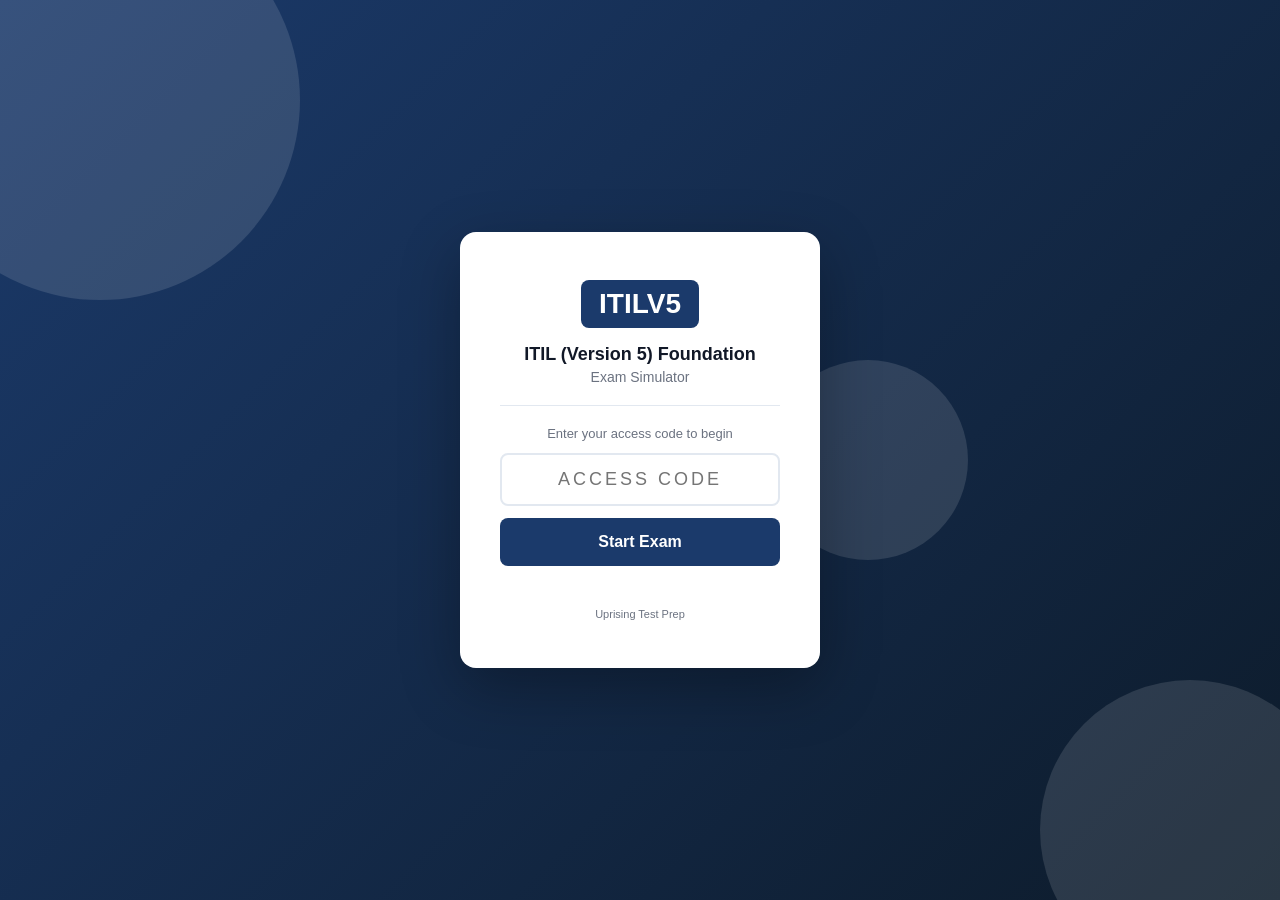
<file: index.html>
<!DOCTYPE html>
<html lang="en">
<head>
  <meta charset="UTF-8" />
  <meta name="viewport" content="width=device-width, initial-scale=1.0, viewport-fit=cover" />
  <meta name="apple-mobile-web-app-capable" content="yes" />
  <meta name="apple-mobile-web-app-status-bar-style" content="black-translucent" />
  <title>ITILV5 Exam Simulator</title>
  <link rel="stylesheet" href="style.css" />
</head>
<body>

<div id="access-gate">
  <div class="gate-bg-shapes">
    <div class="shape shape-1"></div>
    <div class="shape shape-2"></div>
    <div class="shape shape-3"></div>
  </div>
  <div class="gate-card">
    <div class="gate-logo">
      <div class="logo-badge">ITILV5</div>
    </div>
    <h1 class="gate-title">ITIL (Version 5) Foundation</h1>
    <p class="gate-subtitle">Exam Simulator</p>
    <div class="gate-divider"></div>
    <p class="gate-instruction">Enter your access code to begin</p>
    <input type="text" id="access-code-input" class="gate-input"
           placeholder="Access Code" autocomplete="off"
           maxlength="20" spellcheck="false" />
    <button id="access-btn" class="gate-btn">Start Exam</button>
    <p id="access-error" class="gate-error"></p>
    
    <p class="gate-hint">Uprising Test Prep</p>
  </div>
</div>

<div id="app" style="display:none">
  <header class="top-bar">
    <div class="bar-left">
      <span class="bar-logo">ITILV5</span>
      <span class="bar-title">Exam Simulator</span>
    </div>
    <div class="bar-right">
      <span class="bar-timer" id="timer-display">--:--</span>
      <button class="bar-btn" id="flag-btn">Flag</button>
      <button class="bar-btn bar-btn-primary" id="submit-btn">
        <span class="btn-full">Submit Exam</span>
        <span class="btn-short">Submit</span>
      </button>
    </div>
  </header>

  <div class="progress-strip">
    <div class="progress-bar" id="progress-bar"></div>
  </div>

  <main class="exam-main">
    <div class="question-panel">
      <div class="q-meta">
        <span id="q-counter"></span>
        
        <span id="q-domain" class="q-domain-tag"></span>
        <span id="q-flag-indicator" class="flag-chip" style="display:none">Flagged</span>
      </div>
      <!-- Shared text for a linked cluster (a clinical case, a reading
           passage). It sits ABOVE the stem, which is the one thing that
           legitimately precedes it, and repeats on every question in the
           cluster so nobody has to page backwards. -->
      <div id="q-cluster-wrap" class="cluster-wrap" style="display:none"></div>
      <p id="question-text" class="q-text"></p>
      <!-- The picture sits BELOW the question text so the simulator matches
           the printed book exactly: stem, then picture, then options. They
           used to disagree (book put the picture under the stem, simulator put
           it above), so no single wording could be true in both places, and
           184 of MLPAO's 185 image questions said "shown above" while the
           book printed the picture below the sentence. Write stems with
           neutral wording ("the strip shown", "the diagram shows") and this
           whole class of bug cannot come back. -->
      <div id="q-image-wrap" style="display:none; margin-bottom:14px;"></div>
      <div id="options-list" class="options-list"></div>
      <div id="explanation-box" class="explanation-box" style="display:none">
        <div class="explanation-label">Explanation</div>
        <p id="explanation-text" class="explanation-text"></p>
      </div>
    </div>
    <div class="nav-bar">
      <button class="nav-btn" id="prev-btn">&#8592; Prev</button>
      <button class="nav-btn nav-btn-map" id="map-btn">Question Map</button>
      <button class="nav-btn nav-btn-next" id="next-btn">Next &#8594;</button>
    </div>
  </main>
</div>

<!-- Question Map Modal -->
<div id="map-modal" style="display:none">
  <div class="map-backdrop" id="map-backdrop"></div>
  <div class="map-panel">
    <div class="map-header">
      <span class="map-title">Question Map</span>
      <button id="map-close" class="map-close-btn">&#x2715; Close</button>
    </div>
    <div class="map-legend">
      <span class="leg-item"><span class="leg-swatch leg-answered"></span>Answered</span>
      <span class="leg-item"><span class="leg-swatch leg-flagged"></span>Flagged</span>
      <span class="leg-item"><span class="leg-swatch leg-unanswered"></span>Unanswered</span>
    </div>
    <div id="q-grid" class="q-grid"></div>
  </div>
</div>

<div id="results-screen" style="display:none">
  <div class="results-card">
    <div class="res-header">
      <div class="res-badge">ITILV5</div>
      <h2 id="res-status" class="res-status"></h2>
      <p id="res-score" class="res-score"></p>
    </div>
    <div id="res-domains" class="res-domains"></div>
    
    <button id="res-review-btn" class="res-btn">Review Answers</button>
    <button id="res-restart-btn" class="res-btn res-btn-secondary">Restart</button>
  </div>
</div>

<script src="questions.js"></script>
<script src="app.js"></script>
</body>
</html>
</file>
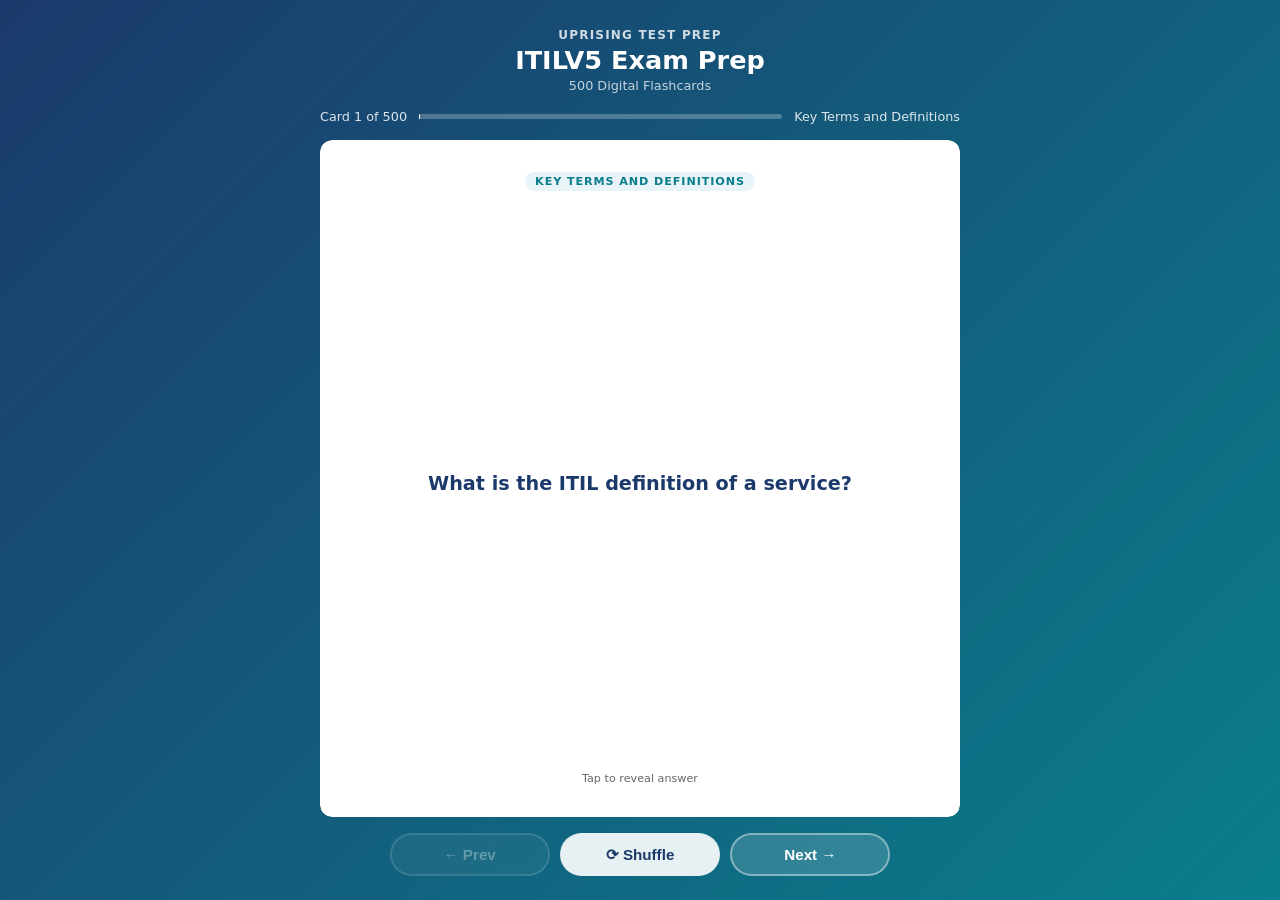
<file: flashcards/index.html>
<!DOCTYPE html>
<html lang="en">
<head>
  <meta charset="UTF-8">
  <meta name="viewport" content="width=device-width, initial-scale=1.0">
  <title>ITILV5 Exam Prep: Flashcards</title>
  <style>
    :root {
      --blue:   #1B3A6B;
      --teal:   #0A7E8C;
      --ltblue: #E8F4F8;
      --white:  #FFFFFF;
      --text:   #1A1A1A;
      --muted:  #666;
      --radius: 12px;
    }
    * { box-sizing: border-box; margin: 0; padding: 0; }
    html, body { height: 100%; }
    body {
      font-family: 'Segoe UI', system-ui, sans-serif;
      background: linear-gradient(135deg, var(--blue) 0%, var(--teal) 100%);
      /* Pinned, not min-height: the page must never grow, or the controls
         get pushed below the fold on iOS where 100dvh and height:100%
         disagree. The height:100% rule above is the pre-dvh fallback. */
      height: 100dvh;
      max-height: 100dvh;
      overflow: hidden;
      display: flex;
      flex-direction: column;
      align-items: center;
      padding: 1.25rem 1rem 1rem;
      gap: 0.75rem;
      overflow-x: hidden;
    }
    header { text-align: center; color: #fff; flex-shrink: 0; }
    header .brand { font-size: 0.75rem; font-weight: 700; letter-spacing: 0.1em; opacity: 0.8; text-transform: uppercase; }
    header h1 { font-size: 1.3rem; font-weight: 800; margin-top: 0.2rem; }
    header .subtitle { font-size: 0.8rem; opacity: 0.75; margin-top: 0.15rem; }
    #progress-info {
      display: flex; align-items: center; gap: 0.75rem;
      color: rgba(255,255,255,0.85); font-size: 0.8rem;
      flex-shrink: 0; width: 100%; max-width: 640px;
    }
    #progress-bar-track {
      flex: 1; background: rgba(255,255,255,0.25);
      border-radius: 4px; height: 5px;
    }
    #progress-bar-fill { height: 100%; background: #fff; border-radius: 4px; transition: width 0.3s; }
    .card-scene {
      width: 100%; max-width: 640px;
      perspective: 1200px;
      cursor: pointer;
      flex: 1; min-height: 0;
      display: flex; flex-direction: column;
    
      /* WebKit does not clip overflow inside a preserve-3d context, so the
         answer pane's own clip is dropped and a long answer paints over the
         Prev/Next row. This element only sets the perspective and is NOT
         itself in the 3D context, so its clip is honoured in every engine. */
      overflow: hidden;
      border-radius: var(--radius);
    }
    .card-inner {
      position: relative; width: 100%;
      flex: 1; min-height: 0;
      transition: transform 0.55s cubic-bezier(.4,0,.2,1);
      transform-style: preserve-3d;
    }
    .card-scene.flipped .card-inner { transform: rotateY(180deg); }
    .card-face {
      position: absolute; inset: 0;
      backface-visibility: hidden; -webkit-backface-visibility: hidden;
      border-radius: var(--radius);
      display: flex; flex-direction: column;
      padding: 1.5rem 1.75rem;
      box-shadow: 0 12px 40px rgba(0,0,0,0.2);
      overflow: hidden;
    
      /* Painting through a mask forces WebKit to allocate a real clipping
         layer for a 3D-transformed element, which is what makes the
         overflow:hidden and the rounded corners above actually apply. */
      -webkit-mask-image: -webkit-radial-gradient(#fff, #000);
              mask-image: radial-gradient(#fff, #000);
    }
    .card-front { background: var(--white); align-items: center; justify-content: center; }
    .card-back  { background: var(--ltblue); transform: rotateY(180deg); }
    .card-badge {
      font-size: 0.7rem; font-weight: 700; text-transform: uppercase;
      letter-spacing: 0.08em;
      background: var(--ltblue); color: var(--teal);
      padding: 0.2rem 0.65rem; border-radius: 20px;
      margin-bottom: 0.85rem; flex-shrink: 0;
    }
    .card-back .card-badge { background: rgba(10,126,140,0.12); }
    .card-front .q-text {
      font-size: 1.1rem; font-weight: 600; color: var(--blue); line-height: 1.55;
      text-align: center; overflow-y: auto; flex: 1;
      display: flex; align-items: center; justify-content: center;
      scrollbar-width: thin; scrollbar-color: rgba(27,58,107,0.3) transparent;
    }
    .card-back .a-label { font-size: 0.7rem; font-weight: 700; color: var(--teal); text-transform: uppercase; letter-spacing: 0.08em; margin-bottom: 0.4rem; flex-shrink: 0; }
    .card-back .a-text  {
      font-size: 0.975rem; color: var(--text); line-height: 1.65;
      overflow-y: auto; flex: 1; min-height: 0; padding-right: 4px;
      scrollbar-width: thin; scrollbar-color: rgba(10,126,140,0.4) transparent;
    
      -webkit-overflow-scrolling: touch;
      overscroll-behavior: contain;
    }
    .card-back .a-text::-webkit-scrollbar { width: 4px; }
    .card-back .a-text::-webkit-scrollbar-track { background: transparent; }
    .card-back .a-text::-webkit-scrollbar-thumb { background: rgba(10,126,140,0.4); border-radius: 4px; }
    .tap-hint { flex-shrink: 0; margin-top: 0.6rem; font-size: 0.7rem; color: var(--muted); text-align: center; }
    .card-back .tap-hint { color: var(--teal); opacity: 0.7; }
    .controls {
      display: flex; gap: 0.65rem; flex-wrap: nowrap;
      justify-content: center; flex-shrink: 0;
      width: 100%; max-width: 640px;
      padding-bottom: env(safe-area-inset-bottom, 0px);
    }
    .btn {
      padding: 0.6rem 1.2rem; border-radius: 50px;
      border: 2px solid rgba(255,255,255,0.4);
      background: rgba(255,255,255,0.15); color: #fff;
      font-weight: 700; font-size: 0.875rem; cursor: pointer;
      transition: all 0.2s; backdrop-filter: blur(4px);
      white-space: nowrap; flex: 1; max-width: 160px;
    }
    .btn:hover { background: rgba(255,255,255,0.3); border-color: rgba(255,255,255,0.7); }
    .btn:active { transform: scale(0.96); }
    .btn:disabled { opacity: 0.35; cursor: not-allowed; }
    .btn.btn-primary { background: rgba(255,255,255,0.9); color: var(--blue); border-color: transparent; }
    .btn.btn-primary:hover { background: #fff; }
    #loading { color: rgba(255,255,255,0.8); font-size: 1rem; text-align: center; padding: 3rem; flex: 1; }
    @media (min-width: 768px) {
      body { padding: 1.75rem 1.5rem 1.5rem; gap: 1rem; }
      header h1 { font-size: 1.6rem; }
      .card-face { padding: 2rem 2.5rem; }
      .card-front .q-text { font-size: 1.2rem; }
      .card-back .a-text { font-size: 1.05rem; }
      .btn { font-size: 0.95rem; padding: 0.65rem 1.4rem; }
    }
    @media (max-width: 380px) {
      body { padding: 0.75rem; gap: 0.5rem; }
      header .brand { font-size: 0.65rem; }
      header h1 { font-size: 1.1rem; }
      header .subtitle { display: none; }
      .card-face { padding: 1rem 1.1rem; }
      .card-front .q-text { font-size: 0.975rem; }
      .card-back .a-text { font-size: 0.875rem; }
      .btn { font-size: 0.8rem; padding: 0.5rem 0.75rem; }
    }
  </style>
</head>
<body>
<header>
  <div class="brand">Uprising Test Prep</div>
  <h1>ITILV5 Exam Prep</h1>
  <div class="subtitle">500 Digital Flashcards</div>
</header>
<div id="progress-info">
  <span id="card-counter">Card 1 of 500</span>
  <div id="progress-bar-track"><div id="progress-bar-fill" style="width:0%"></div></div>
  <span id="domain-label"></span>
</div>
<div id="loading">Loading flashcards...</div>
<div class="card-scene" id="card-scene" style="display:none" onclick="flipCard()">
  <div class="card-inner" id="card-inner">
    <div class="card-face card-front">
      <div class="card-badge" id="front-badge"></div>
      <div class="q-text" id="q-text"></div>
      <div class="tap-hint">Tap to reveal answer</div>
    </div>
    <div class="card-face card-back">
      <div class="card-badge" id="back-badge">Answer</div>
      <div class="a-label">Answer</div>
      <div class="a-text" id="a-text"></div>
      <div class="tap-hint">Tap to flip back</div>
    </div>
  </div>
</div>
<div class="controls" id="controls" style="display:none">
  <button class="btn" id="prev-btn" onclick="event.stopPropagation();move(-1)" disabled>&#8592; Prev</button>
  <button class="btn btn-primary" onclick="event.stopPropagation();shuffleCards()">&#10227; Shuffle</button>
  <button class="btn" id="next-btn" onclick="event.stopPropagation();move(1)">Next &#8594;</button>
</div>
<script>
const DOMAIN_LABELS = {
  key_terms_and_definitions: "Key Terms and Definitions",
  four_dimensions: "Four Dimensions",
  product_and_service_lifecycle: "Product and Service Lifecycle",
  service_value_system: "Service Value System",
  value_streams: "Value Streams",
  ai_and_other_frameworks: "AI and Other Frameworks",
};
let cards   = [];
let current = 0;
async function init() {
  try {
    const res = await fetch('flashcards.json');
    if (!res.ok) throw new Error('Network error');
    cards = await res.json();
    document.getElementById('loading').style.display    = 'none';
    document.getElementById('card-scene').style.display = 'flex';
    document.getElementById('controls').style.display   = 'flex';
    show();
  } catch (e) {
    document.getElementById('loading').textContent = 'Error loading flashcards. Please try refreshing.';
  }
}
function domainLabel(key) {
  return DOMAIN_LABELS[key] || key.replace(/_/g, ' ').replace(/\b\w/g, c => c.toUpperCase());
}
function show() {
  const c = cards[current];
  document.getElementById('card-scene').classList.remove('flipped');
  document.getElementById('a-text').scrollTop = 0;
  const label = domainLabel(c.domain || c.chapter || '');
  document.getElementById('q-text').textContent       = c.front;
  document.getElementById('a-text').textContent       = c.back;
  document.getElementById('front-badge').textContent  = label;
  document.getElementById('back-badge').textContent   = label;
  document.getElementById('card-counter').textContent = `Card ${current+1} of ${cards.length}`;
  document.getElementById('domain-label').textContent = label;
  document.getElementById('progress-bar-fill').style.width = `${((current+1)/cards.length*100).toFixed(1)}%`;
  document.getElementById('prev-btn').disabled = current === 0;
  document.getElementById('next-btn').disabled = current === cards.length - 1;
}
function flipCard() { document.getElementById('card-scene').classList.toggle('flipped'); }
function move(dir) {
  const next = current + dir;
  if (next < 0 || next >= cards.length) return;
  current = next; show();
}
function shuffleCards() {
  for (let i = cards.length - 1; i > 0; i--) {
    const j = Math.floor(Math.random() * (i+1));
    [cards[i], cards[j]] = [cards[j], cards[i]];
  }
  current = 0; show();
}
document.addEventListener('keydown', e => {
  if (e.key === 'ArrowRight' || e.key === 'ArrowDown') move(1);
  else if (e.key === 'ArrowLeft' || e.key === 'ArrowUp') move(-1);
  else if (e.key === ' ' || e.key === 'Enter') { e.preventDefault(); flipCard(); }
});
init();
</script>
</body>
</html>
</file>
<file: style.css>
/* ITILV5 Exam Simulator, Styles */
:root {
  --primary:   #1B3A6B;
  --pass:      #059669;
  --fail:      #DC2626;
  --bg:        #F3F4F8;
  --card:      #FFFFFF;
  --border:    #E2E8F0;
  --text:      #111827;
  --muted:     #6B7280;
  --radius:    10px;
}
*, *::before, *::after { box-sizing: border-box; margin: 0; padding: 0; }
body {
  font-family: -apple-system, BlinkMacSystemFont, "Segoe UI", sans-serif;
  background: var(--bg);
  color: var(--text);
  height: 100vh;
  height: 100dvh;
  overflow: hidden;
  -webkit-text-size-adjust: 100%;
}

/* ── Access Gate ─────────────────────────────────────────────────────────── */
#access-gate {
  display: flex;
  align-items: center;
  justify-content: center;
  height: 100vh;
  height: 100dvh;
  background: linear-gradient(135deg, var(--primary) 0%, #0d1b2a 100%);
  position: relative;
  overflow: hidden;
  padding: 20px;
  padding-top: max(20px, env(safe-area-inset-top));
  padding-bottom: max(20px, env(safe-area-inset-bottom));
}
.gate-bg-shapes { position: absolute; inset: 0; pointer-events: none; }
.shape { position: absolute; border-radius: 50%; opacity: .12; background: #fff; }
.shape-1 { width: 400px; height: 400px; top: -100px; left: -100px; }
.shape-2 { width: 300px; height: 300px; bottom: -80px; right: -60px; }
.shape-3 { width: 200px; height: 200px; top: 40%; left: 60%; }
.gate-card {
  background: #fff;
  border-radius: 16px;
  padding: 48px 40px;
  text-align: center;
  width: 100%;
  max-width: 360px;
  position: relative;
  z-index: 1;
  box-shadow: 0 20px 60px rgba(0,0,0,.3);
}
.logo-badge {
  display: inline-block;
  background: var(--primary);
  color: #fff;
  font-weight: 800;
  font-size: 28px;
  padding: 8px 18px;
  border-radius: 8px;
}
.gate-title { font-size: 18px; font-weight: 700; margin-top: 16px; color: var(--text); }
.gate-subtitle { color: var(--muted); font-size: 14px; margin-top: 4px; }
.gate-divider { height: 1px; background: var(--border); margin: 20px 0; }
.gate-instruction { font-size: 13px; color: var(--muted); margin-bottom: 12px; }
.gate-input {
  width: 100%;
  padding: 14px 16px;
  border: 2px solid var(--border);
  border-radius: 8px;
  font-size: 18px;
  text-align: center;
  text-transform: uppercase;
  letter-spacing: 3px;
  outline: none;
}
.gate-input:focus { border-color: var(--primary); }
.gate-btn {
  width: 100%;
  margin-top: 12px;
  padding: 15px;
  background: var(--primary);
  color: #fff;
  border: none;
  border-radius: 8px;
  font-size: 16px;
  font-weight: 600;
  cursor: pointer;
  -webkit-tap-highlight-color: transparent;
}
.gate-btn:hover { opacity: .9; }
.gate-error { color: var(--fail); font-size: 13px; margin-top: 8px; min-height: 18px; }
.gate-hint { color: var(--muted); font-size: 11px; margin-top: 16px; }
.gate-pool-note { color: var(--muted); opacity: .85; font-size: 12px; margin-top: 14px; line-height: 1.5; }
.mode-pool-note { color: var(--muted); opacity: .85; font-size: 12.5px; text-align: center; margin: 4px 0 16px; line-height: 1.5; }

/* ── App shell ───────────────────────────────────────────────────────────── */
#app {
  display: flex;
  flex-direction: column;
  height: 100vh;
  height: 100dvh;
  padding-top: env(safe-area-inset-top);
}
.top-bar {
  display: flex;
  justify-content: space-between;
  align-items: center;
  background: var(--primary);
  color: #fff;
  padding: 0 20px;
  padding-left: max(20px, env(safe-area-inset-left));
  padding-right: max(20px, env(safe-area-inset-right));
  height: 52px;
  flex-shrink: 0;
  gap: 8px;
}
.bar-left { display: flex; align-items: center; gap: 8px; min-width: 0; }
.bar-logo { font-weight: 800; font-size: 18px; flex-shrink: 0; }
.bar-title { font-size: 14px; opacity: .8; white-space: nowrap; overflow: hidden; text-overflow: ellipsis; }
.bar-right { display: flex; align-items: center; gap: 8px; flex-shrink: 0; }
.bar-timer {
  font-variant-numeric: tabular-nums;
  font-size: 16px;
  font-weight: 600;
  min-width: 68px;
  text-align: right;
}
.bar-btn {
  padding: 7px 13px;
  background: rgba(255,255,255,.15);
  border: 1px solid rgba(255,255,255,.3);
  color: #fff;
  border-radius: 6px;
  cursor: pointer;
  font-size: 13px;
  white-space: nowrap;
  -webkit-tap-highlight-color: transparent;
  touch-action: manipulation;
}
.bar-btn:hover { background: rgba(255,255,255,.25); }
.bar-btn-primary {
  background: #fff;
  color: var(--primary);
  border-color: #fff;
  font-weight: 600;
}
.bar-btn-primary:hover { background: #f0f0f0; }
.btn-short { display: none; }
.btn-full  { display: inline; }

.progress-strip { height: 4px; background: rgba(0,0,0,.1); flex-shrink: 0; }
.progress-bar   { height: 100%; background: #4ade80; transition: width .3s; }

/* ── Main exam area ──────────────────────────────────────────────────────── */
.exam-main {
  flex: 1;
  overflow: hidden;
  display: flex;
  flex-direction: column;
  padding: 16px 20px 0;
  padding-left: max(16px, env(safe-area-inset-left));
  padding-right: max(16px, env(safe-area-inset-right));
  min-height: 0;
}
.question-panel { flex: 1; overflow-y: auto; padding-bottom: 12px; -webkit-overflow-scrolling: touch; }
.q-meta {
  display: flex;
  align-items: center;
  gap: 8px;
  margin-bottom: 12px;
  font-size: 13px;
  color: var(--muted);
  flex-wrap: wrap;
}
.q-domain-tag {
  background: var(--primary);
  color: #fff;
  padding: 2px 8px;
  border-radius: 4px;
  font-size: 11px;
  font-weight: 600;
}
.q-pool-chip {
  background: #EEF2FF;
  background: color-mix(in srgb, var(--primary) 12%, #fff);
  color: var(--primary);
  border: 1px solid var(--primary);
  padding: 2px 8px;
  border-radius: 10px;
  font-size: 11px;
  font-weight: 700;
  cursor: help;
  white-space: nowrap;
}
.flag-chip {
  background: #FEF3C7;
  color: #92400E;
  padding: 2px 8px;
  border-radius: 4px;
  font-size: 11px;
  font-weight: 600;
}
.cluster-wrap {
  border-left: 4px solid var(--primary, #1B3A6B);
  background: #F2F6FC; border-radius: 8px;
  padding: 10px 14px; margin-bottom: 16px;
}
.cluster-label {
  font-size: 11px; font-weight: 700; letter-spacing: 0.06em;
  text-transform: uppercase; color: var(--primary, #1B3A6B); margin-bottom: 6px;
}
.cluster-body {
  max-height: 38vh; overflow-y: auto; font-size: 15px; line-height: 1.6;
  -webkit-overflow-scrolling: touch;
}
.cluster-body p + p { margin-top: 10px; }
@media (min-width: 1100px) { .cluster-body { max-height: 52vh; } }

.q-image {
  max-width: 100%;
  /* Cap the height too. With only max-width, a tall exhibit renders at full
     width and pushes the stem and every option below the fold, so the question
     looks like it has no answers until the candidate scrolls. Found on CNPLE. */
  max-height: 62vh;
  width: auto;
  height: auto;
  object-fit: contain;
  border-radius: 6px;
  border: 1px solid var(--border);
  display: block;
  margin-bottom: 14px;
}
.q-text { font-size: 16px; line-height: 1.65; margin-bottom: 20px; }
.options-list { display: flex; flex-direction: column; gap: 10px; }
.option {
  display: flex;
  align-items: flex-start;
  gap: 12px;
  padding: 15px 16px;
  background: var(--card);
  border: 2px solid var(--border);
  border-radius: var(--radius);
  cursor: pointer;
  transition: .15s;
  -webkit-tap-highlight-color: transparent;
  touch-action: manipulation;
  min-height: 52px;
}
.option:hover  { border-color: var(--primary); background: #F8FAFF; }
.option.selected  { border-color: var(--primary); background: #EEF3FF; }
.option.correct   { border-color: #059669; background: #ECFDF5; }
.option.incorrect { border-color: #DC2626; background: #FEF2F2; }
.explanation-box {
  margin-top: 20px;
  padding: 16px 18px;
  background: #F0F9FF;
  border-left: 4px solid #2563EB;
  border-radius: 6px;
}
.explanation-label {
  font-size: 11px;
  font-weight: 700;
  text-transform: uppercase;
  letter-spacing: .06em;
  color: #2563EB;
  margin-bottom: 8px;
}
.explanation-text { font-size: 14.5px; line-height: 1.7; color: #1e293b; margin: 0; }
.opt-letter { font-weight: 700; font-size: 15px; color: var(--primary); min-width: 22px; padding-top: 1px; flex-shrink: 0; }
.opt-text   { font-size: 15px; line-height: 1.5; }

/* ── Nav bar ─────────────────────────────────────────────────────────────── */
.nav-bar {
  display: flex;
  align-items: center;
  gap: 8px;
  padding: 10px 0;
  padding-bottom: max(14px, env(safe-area-inset-bottom));
  flex-shrink: 0;
}
.nav-btn {
  flex: 1;
  padding: 13px 8px;
  background: var(--card);
  border: 1px solid var(--border);
  border-radius: 8px;
  cursor: pointer;
  font-size: 15px;
  font-weight: 500;
  text-align: center;
  -webkit-tap-highlight-color: transparent;
  touch-action: manipulation;
  min-height: 48px;
}
.nav-btn:hover      { background: #f0f0f0; }
.nav-btn-map {
  background: var(--bg);
  border-color: var(--primary);
  color: var(--primary);
  font-weight: 600;
}
.nav-btn-map:hover { background: #EEF3FF; }
.nav-btn-next {
  background: var(--primary);
  color: #fff;
  border-color: var(--primary);
}
.nav-btn-next:hover { opacity: .9; }

/* ── Question Map Modal ──────────────────────────────────────────────────── */
#map-modal {
  position: fixed;
  inset: 0;
  z-index: 1000;
  display: flex;
  flex-direction: column;
  justify-content: flex-end;
}
.map-backdrop { position: absolute; inset: 0; background: rgba(0,0,0,.5); }
.map-panel {
  position: relative;
  background: #fff;
  border-radius: 20px 20px 0 0;
  padding: 20px;
  padding-bottom: max(20px, env(safe-area-inset-bottom));
  max-height: 80vh;
  max-height: 80dvh;
  display: flex;
  flex-direction: column;
  box-shadow: 0 -4px 30px rgba(0,0,0,.2);
}
.map-header {
  display: flex;
  align-items: center;
  justify-content: space-between;
  margin-bottom: 12px;
  flex-shrink: 0;
}
.map-title { font-size: 17px; font-weight: 700; color: var(--text); }
.map-close-btn {
  padding: 8px 16px;
  background: var(--bg);
  border: 1px solid var(--border);
  border-radius: 8px;
  cursor: pointer;
  font-size: 14px;
  font-weight: 500;
  min-height: 40px;
  -webkit-tap-highlight-color: transparent;
  touch-action: manipulation;
}
.map-close-btn:hover { background: #e5e7eb; }
.map-legend { display: flex; gap: 16px; margin-bottom: 14px; flex-shrink: 0; flex-wrap: wrap; }
.leg-item { display: flex; align-items: center; gap: 6px; font-size: 13px; color: var(--muted); }
.leg-swatch {
  width: 16px;
  height: 16px;
  border-radius: 3px;
  border: 1px solid var(--border);
  background: var(--card);
  display: inline-block;
  flex-shrink: 0;
}
.leg-swatch.leg-answered  { background: var(--primary); border-color: var(--primary); }
.leg-swatch.leg-flagged   { background: #FEF3C7; border-color: #F59E0B; }
.leg-swatch.leg-unanswered { background: var(--card); }
.q-grid {
  display: flex;
  flex-wrap: wrap;
  gap: 6px;
  overflow-y: auto;
  flex: 1;
  padding-bottom: 8px;
  -webkit-overflow-scrolling: touch;
}
.grid-btn {
  width: 40px;
  height: 40px;
  border: 1px solid var(--border);
  border-radius: 6px;
  background: var(--card);
  font-size: 12px;
  cursor: pointer;
  font-weight: 500;
  -webkit-tap-highlight-color: transparent;
  touch-action: manipulation;
}
.grid-btn.answered { background: var(--primary); color: #fff; border-color: var(--primary); }
.grid-btn.flagged  { background: #FEF3C7; border-color: #F59E0B; }
.grid-btn.active   { outline: 3px solid var(--primary); outline-offset: 2px; }

/* ── Results ─────────────────────────────────────────────────────────────── */
#results-screen {
  display: flex;
  align-items: flex-start;
  justify-content: center;
  min-height: 100vh;
  min-height: 100dvh;
  background: var(--bg);
  overflow-y: auto;
  -webkit-overflow-scrolling: touch;
  padding: 20px 16px;
  padding-top: max(20px, env(safe-area-inset-top));
  padding-bottom: max(20px, env(safe-area-inset-bottom));
}
.results-card {
  background: var(--card);
  border-radius: 16px;
  padding: 40px;
  max-width: 480px;
  width: 100%;
  box-shadow: 0 8px 30px rgba(0,0,0,.1);
}
.res-header { text-align: center; margin-bottom: 24px; }
.res-badge {
  display: inline-block;
  background: var(--primary);
  color: #fff;
  font-weight: 800;
  font-size: 22px;
  padding: 6px 16px;
  border-radius: 8px;
}
.res-status { font-size: 36px; font-weight: 800; margin-top: 12px; }
.res-score  { font-size: 18px; color: var(--muted); margin-top: 4px; }
.res-domains { margin-bottom: 24px; display: flex; flex-direction: column; gap: 10px; }
.res-domain-row { display: flex; align-items: center; gap: 8px; font-size: 13px; }
.res-domain-name { width: 160px; font-weight: 500; flex-shrink: 0; }
.res-domain-bar-wrap { flex: 1; background: #E5E7EB; border-radius: 4px; height: 8px; overflow: hidden; }
.res-domain-bar { height: 100%; border-radius: 4px; transition: width .5s; }
.res-domain-pct { width: 36px; text-align: right; font-weight: 600; }
.res-btn {
  width: 100%;
  padding: 15px;
  background: var(--primary);
  color: #fff;
  border: none;
  border-radius: 8px;
  font-size: 15px;
  font-weight: 600;
  cursor: pointer;
  margin-bottom: 10px;
  min-height: 52px;
  -webkit-tap-highlight-color: transparent;
  touch-action: manipulation;
}
.res-btn:hover { opacity: .9; }
.res-btn-secondary {
  background: transparent;
  color: var(--primary);
  border: 2px solid var(--primary);
}
.res-btn-secondary:hover { background: var(--primary); color: #fff; }

/* ── Mobile breakpoint (phones ≤ 640px) ─────────────────────────────────── */
@media (max-width: 640px) {
  /* Gate card */
  .gate-card { padding: 32px 24px; }

  /* Top bar: hide long title text, swap Submit label */
  .bar-title  { display: none; }
  .btn-full   { display: none; }
  .btn-short  { display: inline; }
  .bar-right  { gap: 6px; }
  .bar-btn    { padding: 6px 10px; font-size: 12px; }
  .bar-timer  { font-size: 14px; min-width: 58px; }

  /* Exam main */
  .exam-main { padding: 12px 14px 0; }
  .q-text { font-size: 16px; }
  .opt-text { font-size: 15px; }

  /* Nav bar, bigger touch targets */
  .nav-btn { font-size: 14px; padding: 14px 6px; }

  /* Results */
  .results-card { padding: 28px 20px; }
  .res-domain-name { width: 110px; font-size: 12px; }
  .res-domain-pct  { font-size: 12px; }
  .res-status { font-size: 30px; }

  /* Map grid, slightly bigger buttons on phones */
  .grid-btn { width: 42px; height: 42px; }
}

/* ── Very small phones (≤ 380px) ────────────────────────────────────────── */
@media (max-width: 380px) {
  .bar-logo { font-size: 15px; }
  .bar-btn  { padding: 5px 8px; font-size: 11px; }
  .bar-timer { font-size: 13px; min-width: 52px; }
  .nav-btn  { font-size: 13px; }
  .grid-btn { width: 38px; height: 38px; font-size: 11px; }
}
</file>
